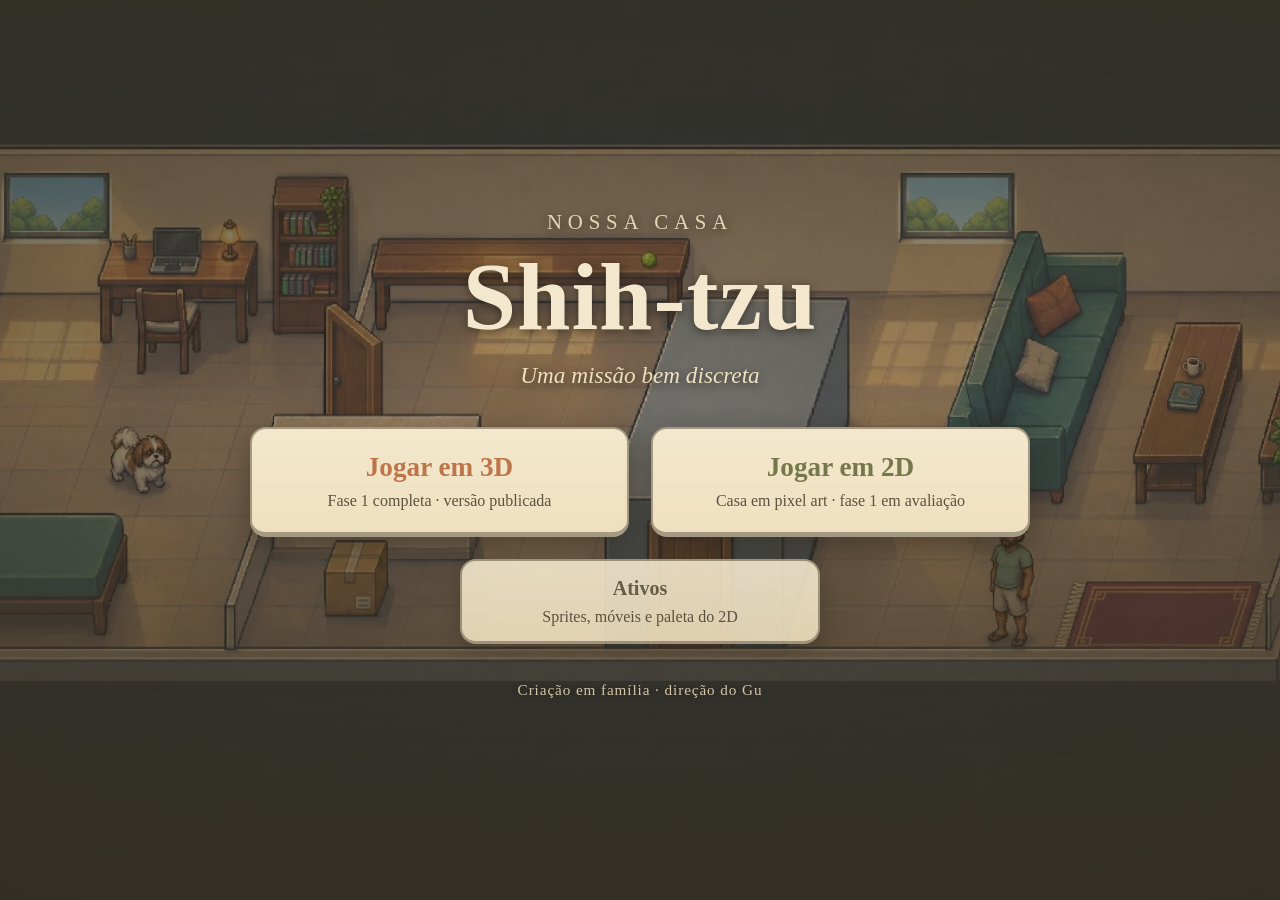
<file: index.html>
<!doctype html>
<html lang="pt-BR">
  <head>
    <meta charset="utf-8" />
    <link rel="icon" type="image/svg+xml" href="./favicon.svg" />
    <meta name="viewport" content="width=device-width, initial-scale=1, viewport-fit=cover" />
    <meta name="theme-color" content="#665D47" />
    <title>Shih-tzu · Nossa casa</title>
    <meta
      name="description"
      content="Menu inicial do Shih-tzu: escolher entre a fase 3D publicada e a versão 2D em pixel art."
    />
    <!--
      Imagem de fundo: menu/art/casa-pixel.webp, derivada da prancha
      2D/studies/v04/proposta-pixel.png, aprovada pela família em 13/09/2026.
      Detalhes de origem em menu/art/README.md.
    -->
    <link rel="stylesheet" href="./style.css" />
  </head>
  <body>
    <main class="menu">
      <header class="marca">
        <p class="marca__sobre">Nossa casa</p>
        <h1 class="marca__titulo">Shih-tzu</h1>
        <p class="marca__tagline">Uma missão bem discreta</p>
      </header>

      <nav class="escolhas" aria-label="Escolher versão do jogo">
        <a class="cartao" href="./3d/">
          <span class="cartao__titulo">Jogar em 3D</span>
          <span class="cartao__legenda">Fase 1 completa · versão publicada</span>
        </a>
        <a class="cartao cartao--2d" href="./2d/">
          <span class="cartao__titulo">Jogar em 2D</span>
          <span class="cartao__legenda">Casa em pixel art · fase 1 em avaliação</span>
        </a>
        <a class="cartao cartao--ativos" href="./2d/ativos.html">
          <span class="cartao__titulo">Ativos</span>
          <span class="cartao__legenda">Sprites, móveis e paleta do 2D</span>
        </a>
      </nav>

      <footer class="rodape">Criação em família · direção do Gu</footer>
    </main>
  </body>
</html>
</file>
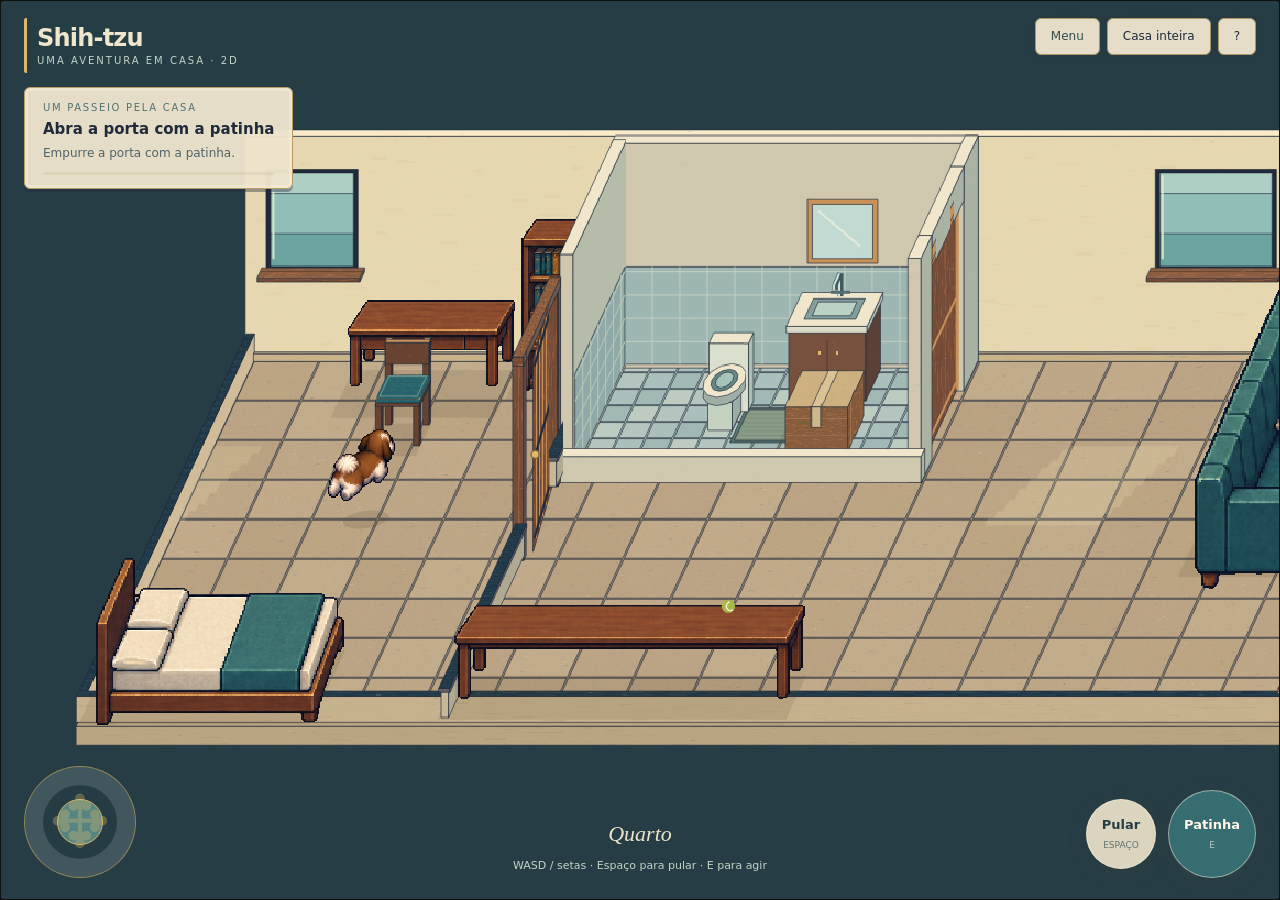
<file: 2d/index.html>
<!doctype html><html lang="pt-BR"><head><meta charset="UTF-8"><meta name="viewport" content="width=device-width,initial-scale=1,viewport-fit=cover"><meta name="theme-color" content="#263d45"><title>Shih-tzu · Uma aventura em casa 2D</title>  <script type="module" crossorigin src="./assets/main-BEwku4W1.js"></script>
  <link rel="modulepreload" crossorigin href="./assets/actorMotion-w70A5W2x.js">
  <link rel="stylesheet" crossorigin href="./assets/main-C1uD4Uf4.css">
</head><body><div id="app"></div></body></html>
</file>
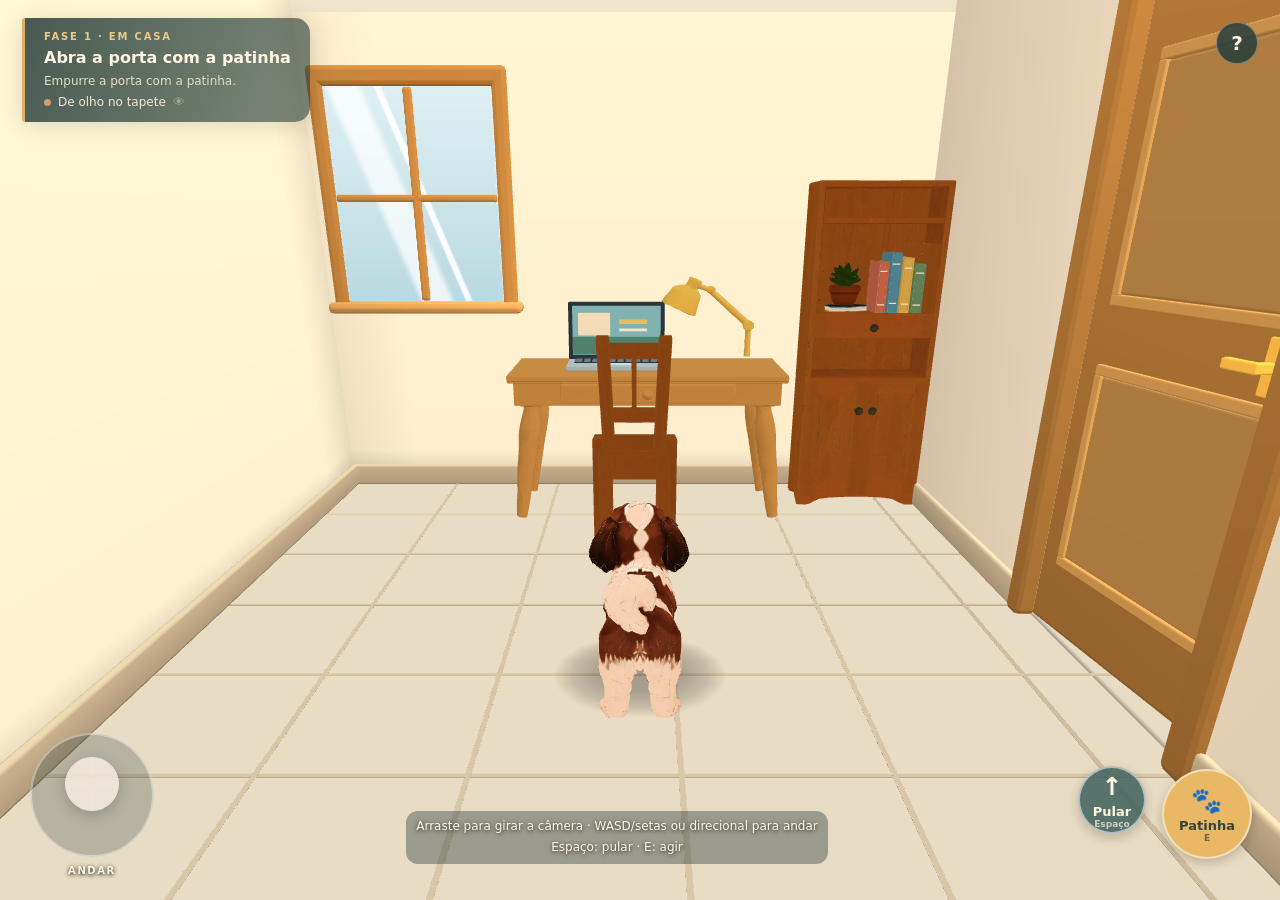
<file: 3d/index.html>
<!doctype html>
<html lang="pt-BR">
  <head>
    <meta charset="utf-8" />
    <link rel="icon" type="image/svg+xml" href="./favicon.svg" />
    <meta name="viewport" content="width=device-width, initial-scale=1, viewport-fit=cover" />
    <meta name="theme-color" content="#3b5750" />
    <title>Nossa casa · Shih-tzu</title>
    <meta
      name="description"
      content="Uma missão furtiva de shih-tzu: pule, empurre e distraia o humano."
    />
    <script type="module" crossorigin src="./assets/index-C60ZmmiH.js"></script>
    <link rel="modulepreload" crossorigin href="./assets/babylon-BglNHo51.js">
    <link rel="stylesheet" crossorigin href="./assets/index-V3IafwsN.css">
  </head>
  <body>
  </body>
</html>
</file>
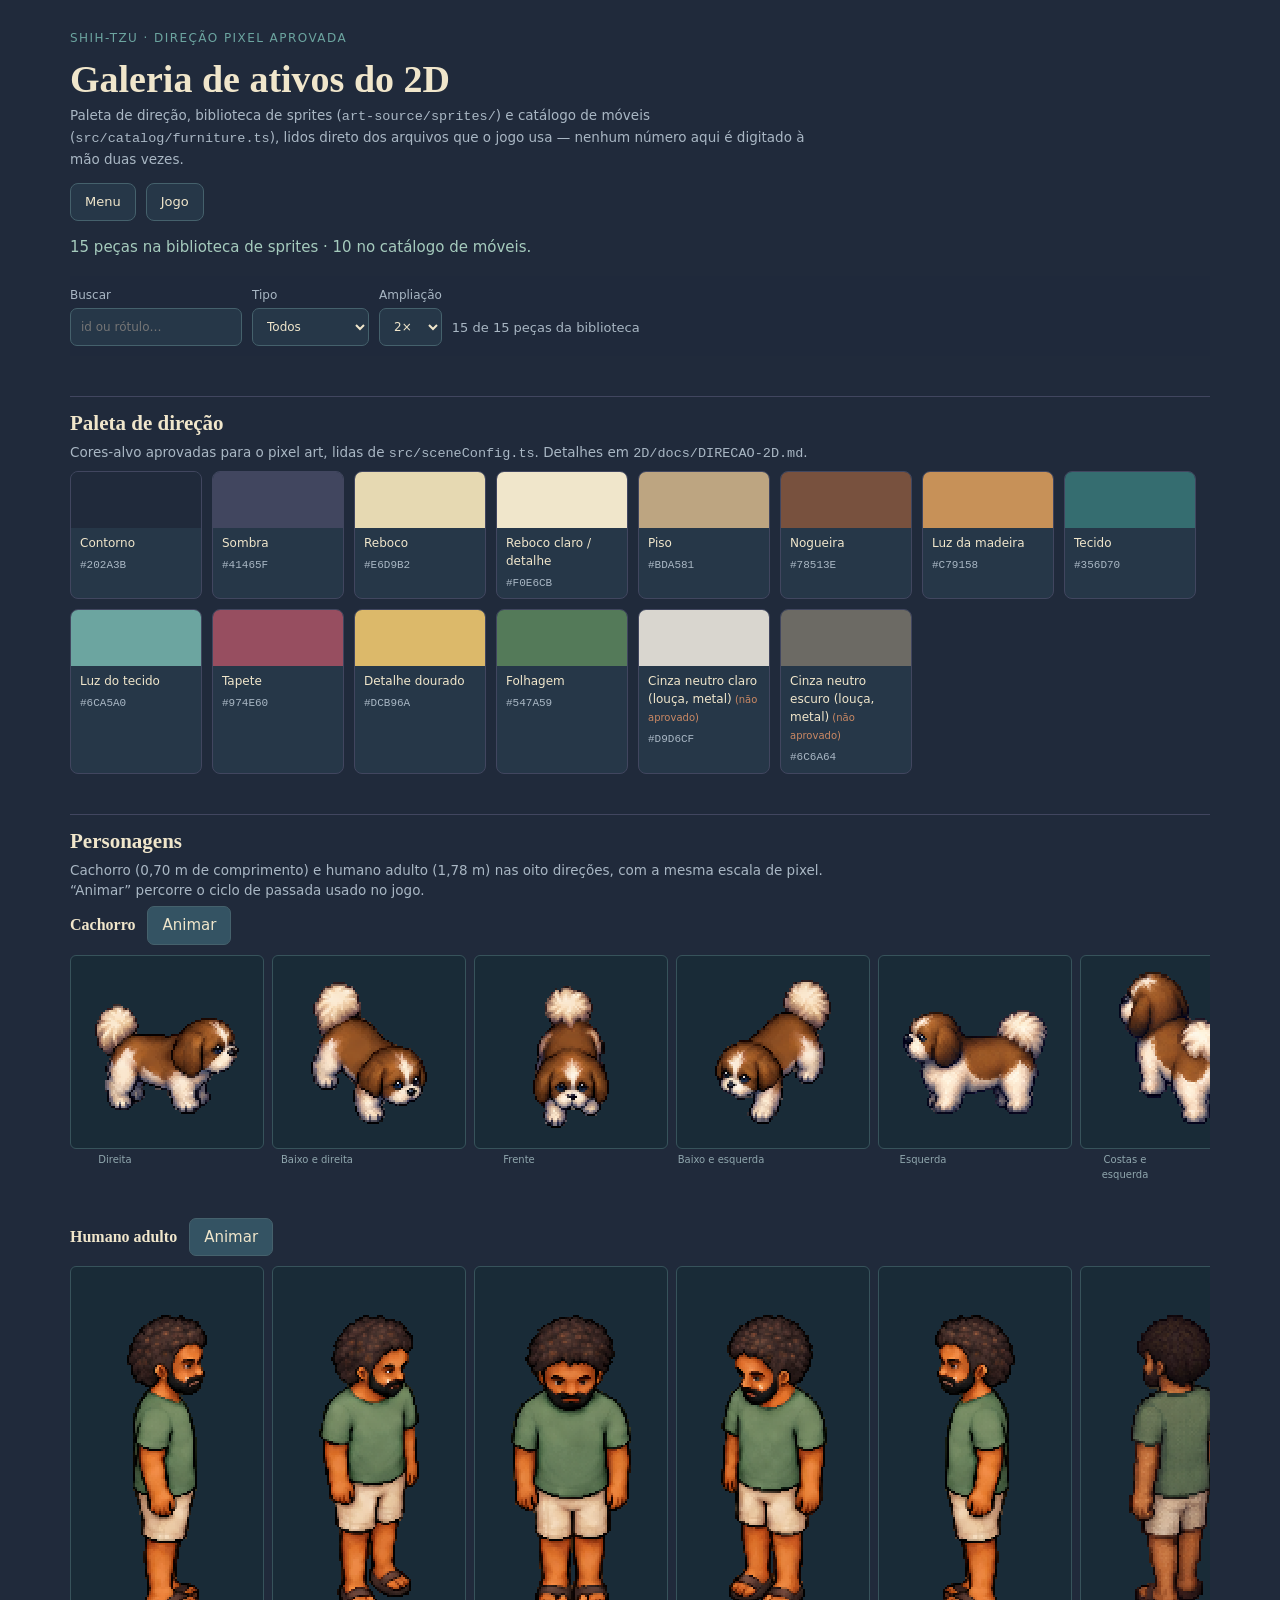
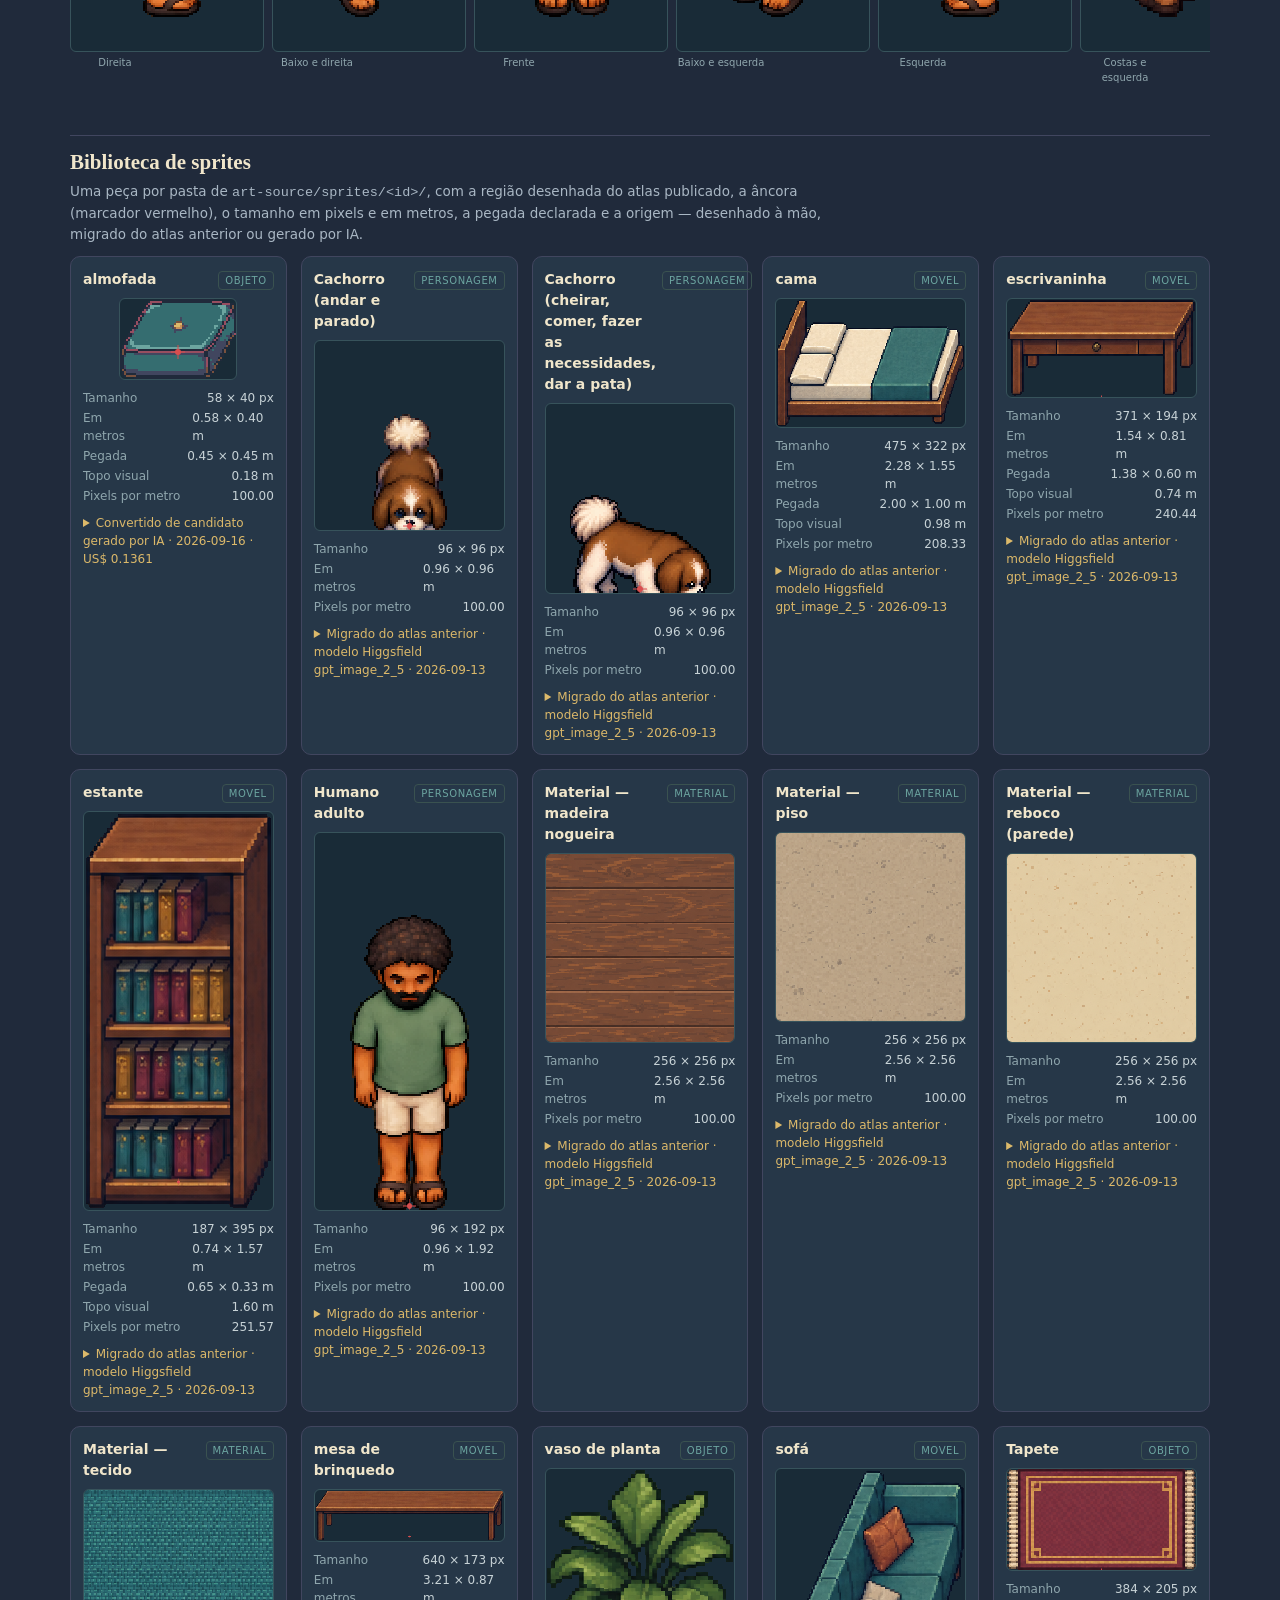
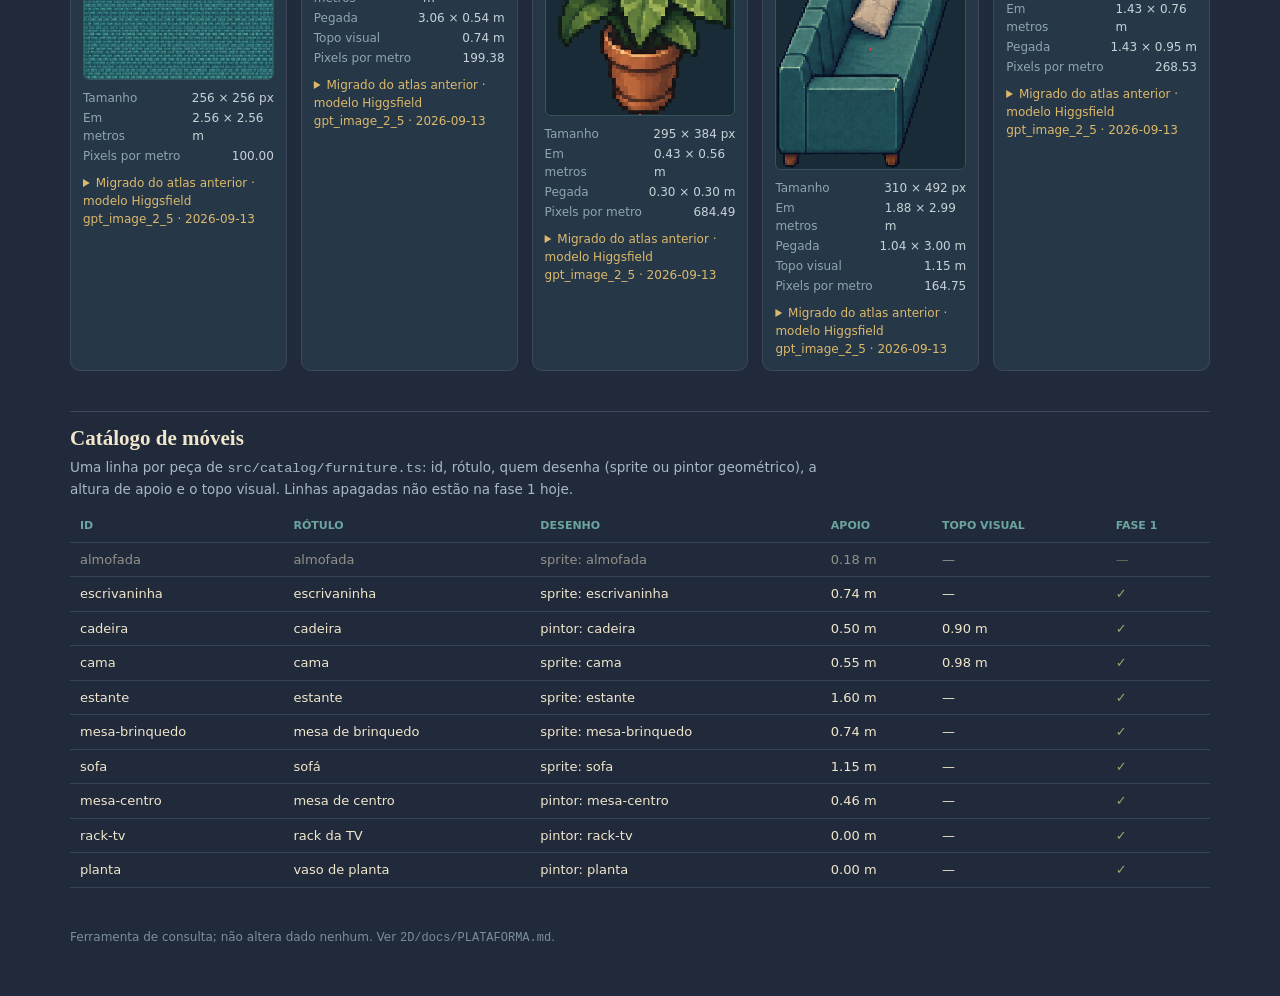
<file: 2d/ativos.html>
<!doctype html>
<html lang="pt-BR">
  <head>
    <meta charset="UTF-8" />
    <meta name="viewport" content="width=device-width,initial-scale=1,viewport-fit=cover" />
    <meta name="theme-color" content="#202a3b" />
    <title>Ativos · Shih-tzu 2D</title>
    <meta
      name="description"
      content="Galeria de ativos do 2D: paleta de direção, biblioteca de sprites e catálogo de móveis."
    />
    <style>
      * { box-sizing: border-box; }
      html, body { margin: 0; }
      body {
        background: #202a3b;
        color: #f0e6cb;
        font: 15px/1.5 system-ui, sans-serif;
        padding-bottom: 60px;
      }
      main { max-width: 1180px; margin: 0 auto; padding: 26px 20px 10px; }
      a { color: #dcb96a; }
      h1 { font: 600 clamp(26px, 4.5vw, 38px) Georgia, serif; margin: 8px 0 4px; }
      h2 {
        font: 600 21px Georgia, serif;
        margin: 40px 0 6px;
        padding-top: 14px;
        border-top: 1px solid #41465f;
        color: #f0e6cb;
      }
      p.legenda { color: #a9b7c4; max-width: 760px; margin: 0 0 6px; font-size: 13.5px; }
      .eyebrow { color: #6ca5a0; letter-spacing: 0.12em; text-transform: uppercase; font-size: 12px; }
      nav.topo {
        display: flex; flex-wrap: wrap; gap: 10px; align-items: center; margin-top: 14px;
      }
      nav.topo a {
        border: 1px solid #45616c; background: #263748; border-radius: 8px;
        padding: 8px 14px; text-decoration: none; color: #f0e6cb; font-size: 13px;
      }
      nav.topo a:hover { background: #345363; }

      /* --- barra de filtro --- */
      .filtros {
        display: flex; flex-wrap: wrap; gap: 10px; align-items: end; margin: 18px 0 6px;
        position: sticky; top: 0; background: #202a3bee; backdrop-filter: blur(2px);
        padding: 10px 0; z-index: 2;
      }
      .filtros label { display: grid; gap: 4px; font-size: 12px; color: #a9b7c4; }
      .filtros input, .filtros select {
        font: inherit; color: #f0e6cb; background: #263748; border: 1px solid #45616c;
        border-radius: 7px; padding: 8px 10px; min-height: 38px;
      }
      #contagem { font-size: 13px; color: #a9b7c4; align-self: end; padding-bottom: 9px; }

      /* --- paleta --- */
      .paleta { display: flex; flex-wrap: wrap; gap: 10px; }
      .cor {
        width: 132px; border: 1px solid #41465f; border-radius: 8px; overflow: hidden;
        background: #263748;
      }
      .cor__amostra { height: 56px; }
      .cor__info { padding: 6px 9px; }
      .cor__uso { font-size: 12px; display: block; }
      .cor__hex { font: 11px ui-monospace, monospace; color: #a9b7c4; }
      .cor--pendente .cor__uso::after {
        content: " (não aprovado)"; color: #cb8964; font-size: 10px;
      }

      /* --- personagens --- */
      .personagem { margin-bottom: 26px; }
      .personagem__cabecalho { display: flex; gap: 12px; align-items: center; flex-wrap: wrap; }
      .personagem__cabecalho h3 { font: 600 16px Georgia, serif; margin: 0; }
      .personagem button {
        font: inherit; color: #f0e6cb; border: 1px solid #45616c; background: #345363;
        border-radius: 7px; padding: 7px 14px; cursor: pointer;
      }
      .personagem button:hover { background: #3f647a; }
      .direcoes { display: flex; gap: 8px; overflow-x: auto; padding: 10px 0; }
      .direcao { flex: 0 0 auto; text-align: center; }
      .direcao canvas {
        display: block; background: #192b37; border: 1px solid #37535b; border-radius: 6px;
        image-rendering: pixelated;
      }
      .direcao span { display: block; font-size: 10px; color: #8fa6ad; margin-top: 3px; max-width: 90px; }

      /* --- biblioteca de sprites --- */
      .grade { display: grid; grid-template-columns: repeat(auto-fill, minmax(200px, 1fr)); gap: 14px; margin-top: 12px; }
      .cartao-sprite {
        background: #263748; border: 1px solid #41465f; border-radius: 10px; padding: 12px;
        display: flex; flex-direction: column; gap: 8px;
      }
      .cartao-sprite__topo { display: flex; justify-content: space-between; align-items: baseline; gap: 6px; }
      .cartao-sprite__id { font-weight: 700; font-size: 14px; }
      .cartao-sprite__tipo {
        font-size: 10px; text-transform: uppercase; letter-spacing: 0.06em; color: #6ca5a0;
        border: 1px solid #3a5250; border-radius: 4px; padding: 1px 6px; white-space: nowrap;
      }
      .cartao-sprite canvas {
        display: block; margin: 0 auto; background: #192b37; border: 1px solid #37535b;
        border-radius: 6px; image-rendering: pixelated; max-width: 100%;
      }
      .cartao-sprite dl { margin: 0; font-size: 12px; color: #c7d2d6; }
      .cartao-sprite dl div { display: flex; justify-content: space-between; gap: 8px; padding: 1px 0; }
      .cartao-sprite dl dt { color: #8fa6ad; }
      .cartao-sprite details { font-size: 12px; color: #c7d2d6; }
      .cartao-sprite summary { cursor: pointer; color: #dcb96a; }
      .cartao-sprite details p { margin: 6px 0 0; }

      /* --- catálogo de móveis --- */
      .tabela-rolante { overflow-x: auto; margin-top: 12px; max-width: 100%; }
      table.catalogo { width: 100%; min-width: 560px; border-collapse: collapse; font-size: 13px; }
      table.catalogo th, table.catalogo td {
        text-align: left; padding: 7px 10px; border-bottom: 1px solid #354458;
      }
      table.catalogo th { color: #6ca5a0; font-weight: 600; font-size: 11px; text-transform: uppercase; }
      table.catalogo tr[data-na-fase="false"] { opacity: 0.55; }
      .marca-fase { color: #92aa68; }

      footer { max-width: 1180px; margin: 30px auto 0; padding: 0 20px; color: #7c8f97; font-size: 12px; }
      #status { color: #a5cbbd; }
      @media (max-width: 560px) {
        main { padding: 18px 14px 6px; }
        .filtros { position: static; }
      }
    </style>
    <script type="module" crossorigin src="./assets/ativos-CbDXYy1_.js"></script>
    <link rel="modulepreload" crossorigin href="./assets/actorMotion-w70A5W2x.js">
  </head>
  <body>
    <main>
      <span class="eyebrow">Shih-tzu · direção pixel aprovada</span>
      <h1>Galeria de ativos do 2D</h1>
      <p class="legenda">
        Paleta de direção, biblioteca de sprites (<code>art-source/sprites/</code>) e catálogo de
        móveis (<code>src/catalog/furniture.ts</code>), lidos direto dos arquivos que o jogo usa —
        nenhum número aqui é digitado à mão duas vezes.
      </p>
      <nav class="topo">
        <a href="../">Menu</a>
        <a href="./">Jogo</a>
      </nav>
      <p id="status" role="status">Carregando os atlas…</p>

      <div class="filtros">
        <label>Buscar<input id="filtro-texto" type="search" placeholder="id ou rótulo…" /></label>
        <label>
          Tipo
          <select id="filtro-tipo">
            <option value="todos">Todos</option>
            <option value="movel">Móvel</option>
            <option value="objeto">Objeto</option>
            <option value="material">Material</option>
            <option value="personagem">Personagem</option>
          </select>
        </label>
        <label>
          Ampliação
          <select id="zoom">
            <option value="2">2×</option>
            <option value="4">4×</option>
          </select>
        </label>
        <span id="contagem"></span>
      </div>

      <h2>Paleta de direção</h2>
      <p class="legenda">
        Cores-alvo aprovadas para o pixel art, lidas de <code>src/sceneConfig.ts</code>. Detalhes em
        <code>2D/docs/DIRECAO-2D.md</code>.
      </p>
      <div class="paleta" id="paleta"></div>

      <h2>Personagens</h2>
      <p class="legenda">
        Cachorro (0,70 m de comprimento) e humano adulto (1,78 m) nas oito direções, com a mesma
        escala de pixel. “Animar” percorre o ciclo de passada usado no jogo.
      </p>
      <div id="personagens"></div>

      <h2>Biblioteca de sprites</h2>
      <p class="legenda">
        Uma peça por pasta de <code>art-source/sprites/&lt;id&gt;/</code>, com a região desenhada do
        atlas publicado, a âncora (marcador vermelho), o tamanho em pixels e em metros, a pegada
        declarada e a origem — desenhado à mão, migrado do atlas anterior ou gerado por IA.
      </p>
      <div class="grade" id="biblioteca"></div>

      <h2>Catálogo de móveis</h2>
      <p class="legenda">
        Uma linha por peça de <code>src/catalog/furniture.ts</code>: id, rótulo, quem desenha
        (sprite ou pintor geométrico), a altura de apoio e o topo visual. Linhas apagadas não estão
        na fase 1 hoje.
      </p>
      <div class="tabela-rolante">
        <table class="catalogo">
          <thead>
            <tr>
              <th>Id</th><th>Rótulo</th><th>Desenho</th><th>Apoio</th><th>Topo visual</th><th>Fase 1</th>
            </tr>
          </thead>
          <tbody id="catalogo"></tbody>
        </table>
      </div>
    </main>
    <footer>Ferramenta de consulta; não altera dado nenhum. Ver <code>2D/docs/PLATAFORMA.md</code>.</footer>
  </body>
</html>
</file>
<file: style.css>
/* Menu inicial do Shih-tzu. Direção em pixel art, paleta de 2D/docs/DIRECAO-2D.md.
   Sem fontes externas nem scripts: precisa abrir offline, no iPhone 14 e no iPad de 9ª geração. */

:root {
  --creme: #efe0bf;
  --terracota: #bd754a;
  --mel: #b68143;
  --marfim: #f3e8ce;
  --oliva: #74784b;
  --coral: #cb8964;
  --sombra: #665d47;
  --serifa: Georgia, 'Times New Roman', 'Nimbus Roman', serif;
}

*,
*::before,
*::after {
  box-sizing: border-box;
}

html {
  -webkit-text-size-adjust: 100%;
}

body {
  margin: 0;
  min-height: 100vh;
  min-height: 100dvh;
  overflow-x: hidden;
  color: var(--marfim);
  background-color: var(--sombra);
  font-family: var(--serifa);
  line-height: 1.35;
}

/* Camada da prancha e camada de leitura: posição fixa em vez de
   background-attachment, que trava em alguns navegadores de toque. */
body::before,
body::after {
  content: '';
  position: fixed;
  inset: 0;
  pointer-events: none;
}

body::before {
  background: url('./art/casa-pixel.webp') center / cover no-repeat var(--sombra);
  z-index: -2;
}

body::after {
  background:
    radial-gradient(120% 90% at 50% 42%, rgba(102, 93, 71, 0.18) 0%, rgba(52, 45, 32, 0.78) 100%),
    linear-gradient(180deg, rgba(52, 45, 32, 0.6) 0%, rgba(52, 45, 32, 0.32) 45%, rgba(52, 45, 32, 0.72) 100%);
  z-index: -1;
}

.menu {
  min-height: 100vh;
  min-height: 100dvh;
  display: flex;
  flex-direction: column;
  align-items: center;
  justify-content: center;
  gap: clamp(18px, 4vmin, 40px);
  width: 100%;
  max-width: 980px;
  margin: 0 auto;
  padding:
    calc(env(safe-area-inset-top, 0px) + clamp(20px, 5vmin, 48px))
    calc(env(safe-area-inset-right, 0px) + clamp(16px, 4vmin, 40px))
    calc(env(safe-area-inset-bottom, 0px) + clamp(16px, 4vmin, 40px))
    calc(env(safe-area-inset-left, 0px) + clamp(16px, 4vmin, 40px));
}

/* Marca */

.marca {
  text-align: center;
  text-shadow: 0 2px 10px rgba(40, 34, 24, 0.72);
}

.marca__sobre {
  margin: 0;
  font-size: clamp(0.95rem, 2.6vmin, 1.3rem);
  letter-spacing: 0.28em;
  text-transform: uppercase;
  color: var(--creme);
  opacity: 0.92;
}

.marca__titulo {
  margin: clamp(4px, 1.4vmin, 12px) 0 0;
  font-size: clamp(2.9rem, 13vmin, 6rem);
  font-weight: 700;
  letter-spacing: 0.01em;
  line-height: 1.02;
  color: var(--marfim);
}

.marca__tagline {
  margin: clamp(6px, 1.6vmin, 14px) 0 0;
  font-size: clamp(1rem, 3vmin, 1.45rem);
  font-style: italic;
  color: var(--creme);
}

/* Cartões de escolha */

.escolhas {
  display: grid;
  grid-template-columns: 1fr;
  gap: clamp(12px, 2.6vmin, 22px);
  width: 100%;
  max-width: 720px;
}

.cartao {
  display: flex;
  flex-direction: column;
  justify-content: center;
  gap: 4px;
  min-height: 56px;
  padding: clamp(12px, 2.6vmin, 20px) clamp(16px, 3vmin, 26px);
  text-align: center;
  text-decoration: none;
  color: #3d3526;
  background: linear-gradient(180deg, var(--marfim) 0%, var(--creme) 100%);
  border: 2px solid rgba(102, 93, 71, 0.55);
  border-bottom-width: 5px;
  border-radius: 16px;
  box-shadow: 0 10px 26px rgba(40, 34, 24, 0.42);
  transition: transform 140ms ease, box-shadow 140ms ease, background-color 140ms ease;
}

.cartao__titulo {
  font-size: clamp(1.25rem, 3.6vmin, 1.7rem);
  font-weight: 700;
  color: var(--terracota);
}

.cartao--2d .cartao__titulo {
  color: var(--oliva);
}

/* Ativos é um cartão secundário: mesma família visual, menor destaque. */

.cartao--ativos {
  min-height: 44px;
  padding: clamp(8px, 1.8vmin, 14px) clamp(14px, 2.6vmin, 22px);
  background: linear-gradient(180deg, rgba(243, 232, 206, 0.9) 0%, rgba(239, 224, 191, 0.9) 100%);
  border-bottom-width: 3px;
  box-shadow: 0 6px 16px rgba(40, 34, 24, 0.3);
}

.cartao--ativos .cartao__titulo {
  font-size: clamp(1rem, 2.8vmin, 1.25rem);
  color: var(--sombra);
}

.cartao__legenda {
  font-size: clamp(0.82rem, 2.2vmin, 1rem);
  color: #5c5240;
}

.cartao:hover {
  background: linear-gradient(180deg, #fdf4e0 0%, var(--marfim) 100%);
  transform: translateY(-2px);
  box-shadow: 0 14px 30px rgba(40, 34, 24, 0.5);
}

.cartao:active {
  transform: translateY(1px);
  border-bottom-width: 2px;
  box-shadow: 0 6px 16px rgba(40, 34, 24, 0.42);
}

.cartao:focus-visible {
  outline: 4px solid var(--mel);
  outline-offset: 4px;
}

/* Rodapé */

.rodape {
  font-size: clamp(0.78rem, 2.1vmin, 0.95rem);
  letter-spacing: 0.06em;
  color: var(--creme);
  opacity: 0.85;
  text-align: center;
  text-shadow: 0 1px 6px rgba(40, 34, 24, 0.7);
}

/* Paisagem: cartões lado a lado. Inclui 844×390 e o iPad 9 em 1024×768. */

@media (orientation: landscape) and (min-width: 600px) {
  .escolhas {
    grid-template-columns: 1fr 1fr;
    max-width: 780px;
  }

  /* Os dois cartões principais dividem a primeira linha; Ativos ocupa a
     segunda, sozinho e mais estreito. */
  .cartao--ativos {
    grid-column: 1 / -1;
    justify-self: center;
    width: 100%;
    max-width: 360px;
  }
}

/* Telas baixas (paisagem de celular): comprime a coluna para não gerar rolagem. */

@media (max-height: 460px) {
  .menu {
    gap: clamp(10px, 2.4vmin, 18px);
    padding-top: calc(env(safe-area-inset-top, 0px) + 12px);
    padding-bottom: calc(env(safe-area-inset-bottom, 0px) + 12px);
  }

  .marca__titulo {
    font-size: clamp(2.2rem, 9vh, 3.2rem);
  }

  .marca__sobre {
    font-size: 0.82rem;
  }

  .marca__tagline {
    font-size: 0.95rem;
  }

  .cartao {
    padding: 10px 16px;
  }
}

@media (prefers-reduced-motion: reduce) {
  .cartao {
    transition: none;
  }

  .cartao:hover,
  .cartao:active {
    transform: none;
  }
}
</file>
<file: 2d/assets/main-C1uD4Uf4.css>
*{box-sizing:border-box}html,body,#app{width:100%;height:100%;margin:0;overflow:hidden}body{color:#202a3b;overscroll-behavior:none;background:#263d45;font:15px/1.45 system-ui,sans-serif}button,a{font:inherit}button{cursor:pointer;color:inherit;touch-action:manipulation}button:focus-visible,a:focus-visible{outline-offset:3px;outline:3px solid #dcb96a}canvas,.stick,.actions{-webkit-touch-callout:none;-webkit-user-select:none;user-select:none}canvas{touch-action:none;width:100%;height:100%;image-rendering:pixelated;display:block}header{top:max(18px, env(safe-area-inset-top));pointer-events:none;justify-content:space-between;align-items:flex-start;gap:16px;display:flex;position:absolute;left:24px;right:24px}.brand{color:#f0e6cb;letter-spacing:-.8px;background:#263d45f0;border-left:3px solid #dcb96a;border-radius:2px;padding:7px 10px;font:700 24px/1.1 system-ui,sans-serif}.brand small{text-transform:uppercase;letter-spacing:2px;color:#c4d3c6;margin-top:4px;font:10px system-ui,sans-serif;display:block}.tools{pointer-events:auto;gap:7px;display:flex}.tools button,.back{background:#eee4ccf5;border:1px solid #ac9565;border-radius:6px;padding:9px 15px;font-size:12px;box-shadow:0 3px 14px #51411f0d}.back{color:#334d51;align-items:center;text-decoration:none;display:inline-flex}.tools button[aria-pressed=true]{color:#fff8e8;background:#356d70}.objective{pointer-events:none;background:#eee4ccf5;border:1px solid #b99b65;border-radius:6px;max-width:min(470px,100% - 48px);padding:13px 18px;position:absolute;top:87px;left:24px;box-shadow:0 3px #202a3b66,inset 0 0 0 3px #fff4da55}.eyebrow{letter-spacing:1.7px;text-transform:uppercase;color:#537272;font-size:10px}.objective strong{margin-top:3px;font-size:15px;display:block}.objective p{color:#526268;margin:5px 0 0;font-size:12px}.bottom{bottom:max(22px, env(safe-area-inset-bottom));pointer-events:none;justify-content:space-between;align-items:flex-end;display:flex;position:absolute;left:24px;right:24px}.stick{touch-action:none;pointer-events:auto;background:#263d45cc;border:1px solid #dcb96a99;border-radius:50%;place-items:center;width:112px;height:112px;display:grid;box-shadow:inset 0 0 0 18px #fff2}.stick:before{content:"✥";color:#dcb96a55;font-size:72px;font-weight:200;position:absolute}.knob{background:#6ca5a0b0;border:1px solid #dcb96a;border-radius:50%;width:46px;height:46px;box-shadow:0 3px 8px #59492926}.actions{pointer-events:auto;align-items:center;gap:12px;display:flex}.action{color:#fff7e7;background:#356d70;border:1px solid #fff6dc77;border-radius:50%;width:88px;height:88px;font-size:13px;font-weight:600;box-shadow:0 5px 20px #4b4b3433}.jump{color:#263d45;background:#eee4cce8;width:70px;height:70px}.key{opacity:.65;margin-top:4px;font-size:9px;font-weight:400;display:block}.hint{color:#c4d3c6;pointer-events:none;text-align:center;white-space:nowrap;font-size:11px;position:absolute;bottom:26px;left:50%;transform:translate(-50%)}.room{color:#eee4cc;pointer-events:none;font:italic 22px Georgia,serif;position:absolute;bottom:53px;left:50%;transform:translate(-50%)}.toast{text-align:center;opacity:0;pointer-events:none;background:#fff4dfe8;border-radius:40px;max-width:min(420px,100% - 32px);padding:12px 20px;font-size:13px;transition:opacity .2s;position:absolute;bottom:142px;left:50%;transform:translate(-50%)}.toast.show{opacity:1}.modal{background:#352f2159;place-items:center;padding:20px;display:grid;position:absolute;inset:0}.modal[hidden]{display:none}.card{background:#fff5e2;border-radius:6px;max-width:440px;padding:28px;box-shadow:0 20px 80px #33271133}.card .eyebrow{margin:0 0 6px}.card .eyebrow[hidden]{display:none}.card h2{margin:0 0 16px;font:30px Georgia,serif}.card p{color:#526268;font-size:14px}.card button{color:#fff7e6;background:#356d70;border:0;border-radius:6px;padding:12px 22px}.progress{background:#b9b3883b;border-radius:2px;height:3px;margin-top:9px;overflow:hidden}.progress span{background:#356d70;width:0;height:100%;display:block}.ready{text-align:center;z-index:9;background:#eee4cc;place-content:center;font:26px Georgia,serif;display:grid;position:absolute;inset:0}.ready small{color:#526268;margin-top:12px;font:12px system-ui}.ready[hidden]{display:none}@media (width<=700px){header{left:14px;right:14px;top:max(12px, env(safe-area-inset-top))}.brand{font-size:20px}.brand small{letter-spacing:1px;font-size:8px}.tools{gap:5px}.tools button,.back{padding:8px 10px;font-size:10px}.objective{max-width:calc(100% - 28px);padding:10px 14px;top:78px;left:14px}.objective strong{font-size:13px}.objective p{font-size:11px}.bottom{left:14px;right:14px;bottom:max(15px, env(safe-area-inset-bottom))}.hint{display:none}.room{font-size:17px;bottom:18px}.stick{width:98px;height:98px}.action{width:76px;height:76px}.jump{width:61px;height:61px}.actions{gap:9px}.key{display:none}}@media (height<=520px){.objective{max-width:340px;padding:8px 12px;top:65px}.objective p{display:none}.brand{font-size:20px}.bottom{bottom:12px}.stick{width:85px;height:85px}.action{width:67px;height:67px}.jump{width:55px;height:55px}.hint{display:none}.room{bottom:14px}}
</file>
<file: 3d/assets/index-V3IafwsN.css>
:root{color:#fff4df;background:#bfb69e;font-family:Segoe UI,system-ui,sans-serif}*{box-sizing:border-box}body{margin:0}button{font:inherit;cursor:pointer;touch-action:manipulation}button:focus-visible{outline-offset:4px;outline:3px solid #edb855}.playground{height:100dvh;position:fixed;inset:0;overflow:hidden}canvas{touch-action:none;outline:none;width:100%;height:100%;display:block}.mission{top:max(18px, env(safe-area-inset-top));left:max(22px, env(safe-area-inset-left));pointer-events:none;background:linear-gradient(110deg,#273e3bd9,#273e3b99);border-left:3px solid #dfb063;border-radius:3px 15px 15px 3px;flex-direction:column;gap:6px;max-width:min(560px,100% - 90px);padding:13px 19px;display:flex;position:absolute;box-shadow:0 4px 25px #0002}.eyebrow{letter-spacing:.18em;color:#edc887;font-size:10px;font-weight:750}.mission strong{font-size:16px;font-weight:650}.human-status{color:#f2e7cc;align-items:center;gap:7px;font-size:12px;display:flex}.human-status i{background:#a5c598;border-radius:50%;width:7px;height:7px}.human-status i.watching{background:#d49b65}.eye{opacity:.45;letter-spacing:.04em}.eye.seen{opacity:1;color:#ff9c81;font-weight:750}.speech{z-index:4;pointer-events:none;will-change:transform;width:0;height:0;position:absolute;top:0;left:0}.speech .bubble{white-space:nowrap;color:#2f3f33;background:#f8ecd0;border:3px solid #2f3f33;border-radius:16px;padding:6px 14px;font-size:17px;font-weight:800;position:absolute;bottom:16px;left:0;transform:translate(-50%);box-shadow:0 4px #2f3f3355}.speech .bubble:after{content:"";background:#f8ecd0;border-bottom:3px solid #2f3f33;border-right:3px solid #2f3f33;border-bottom-right-radius:3px;width:13px;height:13px;margin-left:-7px;position:absolute;bottom:-9px;left:50%;transform:rotate(45deg)}.speech .bubble.pop{animation:.22s cubic-bezier(.3,1.5,.5,1) bubble-pop}@keyframes bubble-pop{0%{transform:translate(-50%)scale(.45)}to{transform:translate(-50%)scale(1)}}@media (prefers-reduced-motion:reduce){.speech .bubble.pop{animation:none}}.help-toggle{right:max(22px, env(safe-area-inset-right));top:max(22px, env(safe-area-inset-top));color:#fff4df;background:#273e3bd9;border:1px solid #fff5;border-radius:50%;width:42px;height:42px;font-size:20px;font-weight:700;position:absolute}.mission .notice{color:#e4dcc4;font-size:12px;line-height:1.35}.mission .notice.fade{animation:.25s ease-out notice-in}@keyframes notice-in{0%{opacity:0;transform:translateY(-3px)}to{opacity:1;transform:none}}@media (prefers-reduced-motion:reduce){.mission .notice.fade{animation:none}}.controls{bottom:max(24px, env(safe-area-inset-bottom));left:max(28px, env(safe-area-inset-left));right:max(28px, env(safe-area-inset-right));pointer-events:none;-webkit-user-select:none;user-select:none;justify-content:space-between;align-items:flex-end;display:flex;position:absolute}.movement-group{flex-direction:column;align-items:center;gap:8px;display:flex}.joystick{touch-action:none;pointer-events:auto;background:#233a3b40;border:2px solid #fff6;border-radius:50%;place-items:center;width:124px;height:124px;display:grid;position:relative}.knob{pointer-events:none;background:#f3eadce0;border-radius:50%;width:54px;height:54px;position:absolute;box-shadow:0 4px 15px #0003}.stick-cross{color:#fff4;font-size:82px;font-weight:200;line-height:1}.control-label{letter-spacing:.16em;text-shadow:0 1px 4px #000;font-size:10px;font-weight:700}.actions{pointer-events:auto;align-items:flex-end;gap:16px;padding-bottom:17px;display:flex}.action,.jump{border:2px solid #fff8;border-radius:50%;flex-direction:column;justify-content:center;align-items:center;font-size:13px;font-weight:750;display:flex;box-shadow:0 4px 12px #0003}.action{color:#34443c;background:#e8b865;width:90px;height:90px}.jump{color:#fff4df;background:#42635dde;width:68px;height:68px;margin-bottom:25px}.action span,.jump span{font-size:25px;line-height:1.3}.action:active,.jump:active{transform:scale(.95)}.desktop-tip{text-align:center;text-shadow:0 1px 4px #000c;background:#233a3b66;border-radius:12px;padding:5px 10px;font-size:12px;line-height:1.8}.suspicion{color:#ffdec3;text-align:center;background:#65382eda;border-radius:12px;padding:10px 18px;font-weight:700;position:absolute;top:140px;left:50%;transform:translate(-50%)}progress{accent-color:#e99459;width:180px;height:8px;display:block}.task-progress{accent-color:#acd39f;position:absolute;top:60%;left:50%;transform:translate(-50%)}.help-panel{color:#30483f;background:#f4ead9;border-radius:18px;width:min(480px,90%);max-height:90%;padding:24px;position:absolute;top:50%;left:50%;overflow:auto;transform:translate(-50%,-50%);box-shadow:0 10px 70px #0006}.help-panel h2{margin:0 0 12px;font-size:22px;font-weight:750}.help-panel p,.help-panel li{font-size:14px;line-height:1.6}.help-panel ol{padding-left:20px;list-style:decimal}.help-panel .fps{letter-spacing:.08em;opacity:.55;margin:14px 0 0;font-size:12px;font-weight:700}.help-panel div{flex-wrap:wrap;gap:8px;margin-top:18px;display:flex}.help-panel button,.result button{color:#fff4df;background:#3c6259;border:0;border-radius:10px;padding:12px 17px}.loading{-webkit-backdrop-filter:blur(5px);backdrop-filter:blur(5px);background:#213c38a8;place-items:center;padding:25px;display:grid;position:absolute;inset:0}.result{padding:max(28px, env(safe-area-inset-top)) 22px max(24px, env(safe-area-inset-bottom));color:#fff4df;text-align:center;background:linear-gradient(#243c3a99,#0000 25% 66%,#243c3abc);flex-direction:column;justify-content:space-between;align-items:center;animation:.65s ease-out ending-in;display:flex;position:absolute;inset:0}.result-heading{text-shadow:0 2px 14px #172a2bb3}.result-footer{text-shadow:0 1px 8px #172a2b;width:min(520px,100%)}.result span{letter-spacing:.24em;color:#f8d798;font-size:11px;font-weight:800}.result h1{margin:10px 0 0;font-size:clamp(22px,4vw,38px);line-height:1.15}.result p{margin:0 0 13px;font-size:14px;line-height:1.45}.result button{border:1px solid #ffffff65;min-width:170px;min-height:46px;font-weight:650;box-shadow:0 5px 20px #0002}.result.victory button{color:#2f493f;background:#edc374}@keyframes ending-in{0%{opacity:0}to{opacity:1}}@media (prefers-reduced-motion:reduce){.result{animation:none}}@media (height<=500px){.result{padding-top:12px;padding-bottom:max(12px, env(safe-area-inset-bottom))}.result h1{margin-top:4px;font-size:23px}.result p{margin-bottom:7px;font-size:12px}.result button{padding:9px 17px}}.loading{background:#3b5750}@media (pointer:coarse){.desktop-tip{display:none}}@media (width<=600px){.mission{padding:10px 12px}.mission strong{font-size:13px}.human-status{font-size:10px}.controls{left:18px;right:18px}.joystick{width:108px;height:108px}.actions{gap:10px}.action{width:78px;height:78px}.jump{width:62px;height:62px}.mission .notice{font-size:11px}}@media (height<=500px){.mission{gap:3px;max-width:46%;padding:6px 11px;top:8px}.mission .eyebrow{display:none}.mission strong{font-size:12px}.human-status{font-size:10px}.controls{bottom:12px}.joystick{width:96px;height:96px}.knob{width:46px;height:46px}.action{width:73px;height:73px}.jump{width:58px;height:58px}.control-label,.desktop-tip{display:none}.mission .notice{font-size:10px;line-height:1.25}.suspicion{padding:6px 14px;top:112px}.speech .bubble{border-width:2px;padding:4px 11px;font-size:14px}.actions{padding-bottom:0}}.actions button{touch-action:none}.actions small{opacity:.7;font-size:9px}.controls{z-index:3}.task-progress,.suspicion{pointer-events:none}.help-panel,.result,.loading{z-index:5}
</file>
